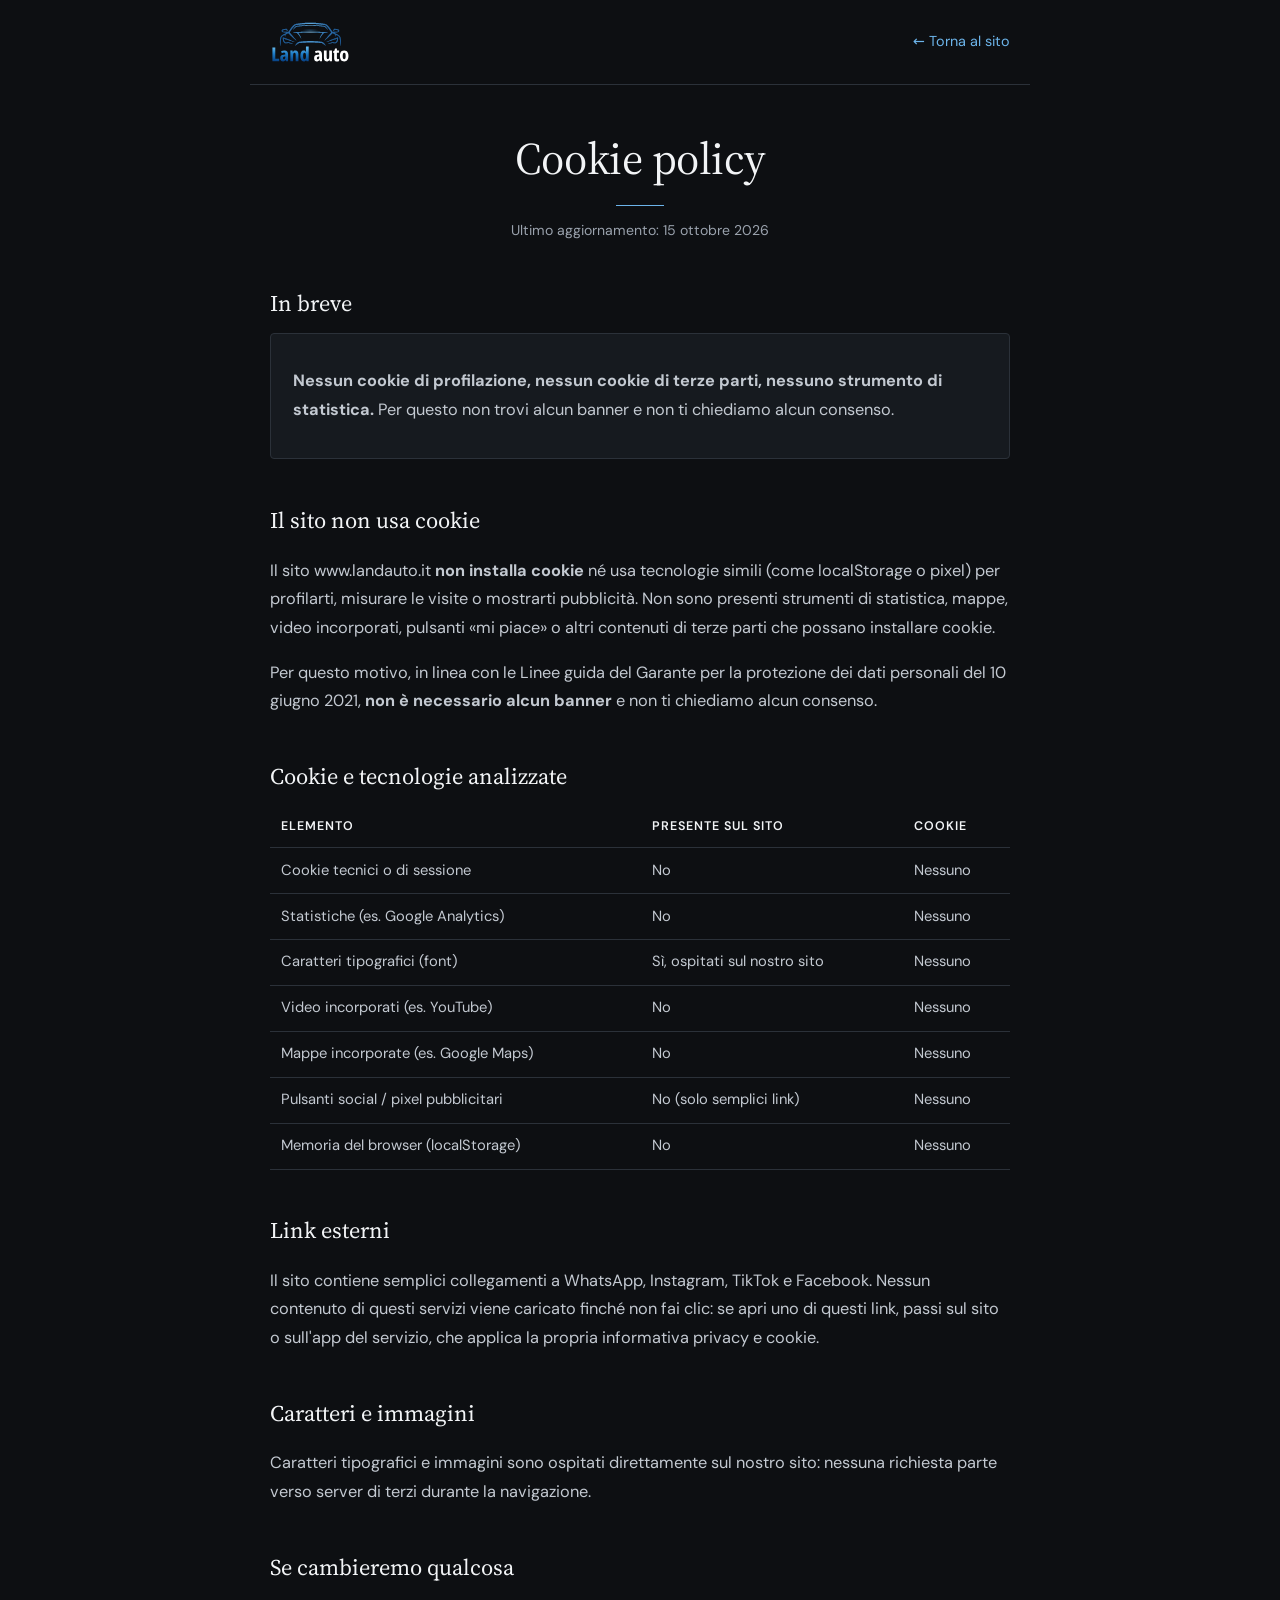
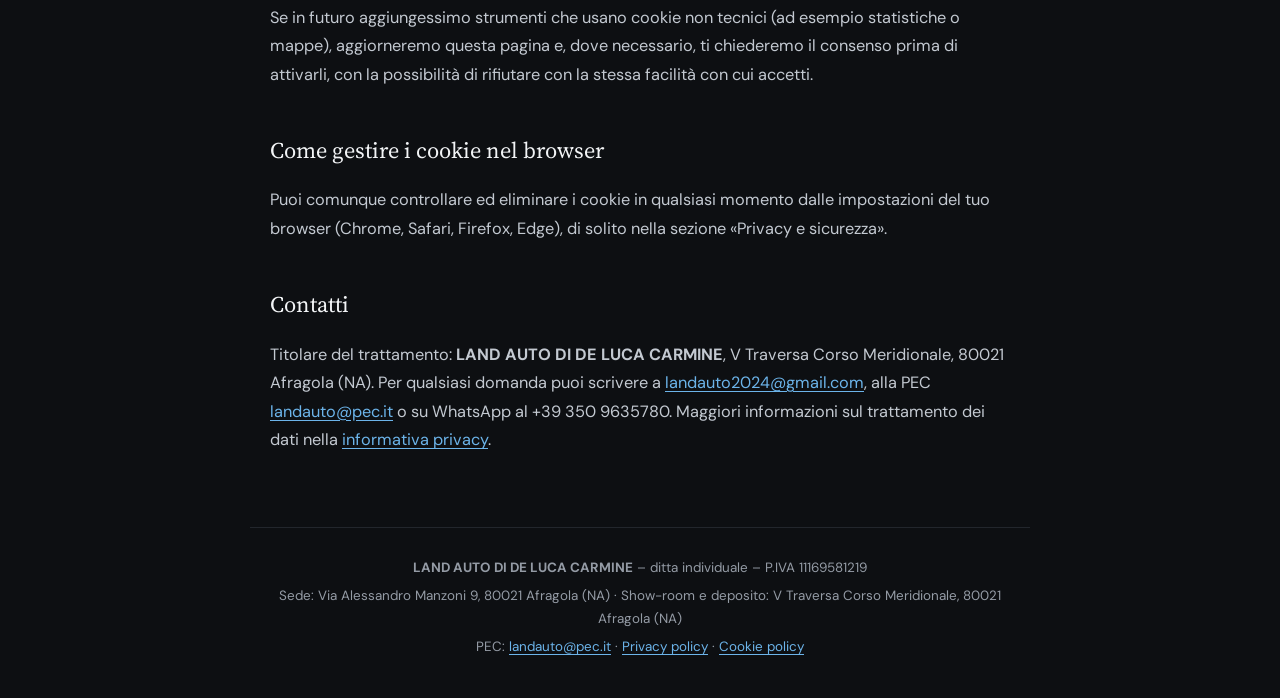
<file: cookie.html>
<!doctype html>
<html lang="it">
<head>
<meta charset="UTF-8" />
<meta name="viewport" content="width=device-width, initial-scale=1.0" />
<title>Cookie policy – Land auto</title>
<meta name="description" content="Cookie policy di Land auto: il sito non usa cookie di profilazione né di terze parti." />
<meta name="robots" content="noindex, nofollow" />
<meta http-equiv="Content-Security-Policy" content="default-src 'self'; img-src 'self' data:; style-src 'self'; script-src 'none'; font-src 'self'; base-uri 'self'; object-src 'none'; form-action 'none'" />
<meta name="referrer" content="strict-origin-when-cross-origin" />
<link rel="canonical" href="https://www.landauto.it/cookie.html" />
<link rel="icon" href="favicon.ico" sizes="16x16 32x32 48x48" />
<link rel="icon" href="favicon.svg" type="image/svg+xml" />
<link rel="stylesheet" href="legale.css" />
</head>
<body>
<header><a href="./"><img src="logo/logo.svg" alt="Land auto – torna alla home" width="672" height="364" /></a><a href="./">← Torna al sito</a></header>
<main>
<h1>Cookie policy</h1>
<p class="aggiornato">Ultimo aggiornamento: 15 ottobre 2026</p>

<h2>In breve</h2>
<div class="scheda"><p><strong>Nessun cookie di profilazione, nessun cookie di terze parti, nessuno strumento di statistica.</strong> Per questo non trovi alcun banner e non ti chiediamo alcun consenso.</p></div>

<h2>Il sito non usa cookie</h2>
<p>Il sito www.landauto.it <strong>non installa cookie</strong> né usa tecnologie simili (come localStorage o pixel) per profilarti, misurare le visite o mostrarti pubblicità. Non sono presenti strumenti di statistica, mappe, video incorporati, pulsanti «mi piace» o altri contenuti di terze parti che possano installare cookie.</p>
<p>Per questo motivo, in linea con le Linee guida del Garante per la protezione dei dati personali del 10 giugno 2021, <strong>non è necessario alcun banner</strong> e non ti chiediamo alcun consenso.</p>

<h2>Cookie e tecnologie analizzate</h2>
<table>
<thead><tr><th>Elemento</th><th>Presente sul sito</th><th>Cookie</th></tr></thead>
<tbody>
<tr><td>Cookie tecnici o di sessione</td><td>No</td><td>Nessuno</td></tr>
<tr><td>Statistiche (es. Google Analytics)</td><td>No</td><td>Nessuno</td></tr>
<tr><td>Caratteri tipografici (font)</td><td>Sì, ospitati sul nostro sito</td><td>Nessuno</td></tr>
<tr><td>Video incorporati (es. YouTube)</td><td>No</td><td>Nessuno</td></tr>
<tr><td>Mappe incorporate (es. Google Maps)</td><td>No</td><td>Nessuno</td></tr>
<tr><td>Pulsanti social / pixel pubblicitari</td><td>No (solo semplici link)</td><td>Nessuno</td></tr>
<tr><td>Memoria del browser (localStorage)</td><td>No</td><td>Nessuno</td></tr>
</tbody>
</table>

<h2>Link esterni</h2>
<p>Il sito contiene semplici collegamenti a WhatsApp, Instagram, TikTok e Facebook. Nessun contenuto di questi servizi viene caricato finché non fai clic: se apri uno di questi link, passi sul sito o sull'app del servizio, che applica la propria informativa privacy e cookie.</p>

<h2>Caratteri e immagini</h2>
<p>Caratteri tipografici e immagini sono ospitati direttamente sul nostro sito: nessuna richiesta parte verso server di terzi durante la navigazione.</p>

<h2>Se cambieremo qualcosa</h2>
<p>Se in futuro aggiungessimo strumenti che usano cookie non tecnici (ad esempio statistiche o mappe), aggiorneremo questa pagina e, dove necessario, ti chiederemo il consenso prima di attivarli, con la possibilità di rifiutare con la stessa facilità con cui accetti.</p>

<h2>Come gestire i cookie nel browser</h2>
<p>Puoi comunque controllare ed eliminare i cookie in qualsiasi momento dalle impostazioni del tuo browser (Chrome, Safari, Firefox, Edge), di solito nella sezione «Privacy e sicurezza».</p>

<h2>Contatti</h2>
<p>Titolare del trattamento: <strong>LAND AUTO DI DE LUCA CARMINE</strong>, V Traversa Corso Meridionale, 80021 Afragola (NA). Per qualsiasi domanda puoi scrivere a <a href="mailto:landauto2024@gmail.com">landauto2024@gmail.com</a>, alla PEC <a href="mailto:landauto@pec.it">landauto@pec.it</a> o su WhatsApp al +39 350 9635780. Maggiori informazioni sul trattamento dei dati nella <a href="privacy.html">informativa privacy</a>.</p>
</main>
<footer>
<p><strong>LAND AUTO DI DE LUCA CARMINE</strong> – ditta individuale – P.IVA 11169581219</p>
<p>Sede: Via Alessandro Manzoni 9, 80021 Afragola (NA) · Show-room e deposito: V Traversa Corso Meridionale, 80021 Afragola (NA)</p>
<p>PEC: <a href="mailto:landauto@pec.it">landauto@pec.it</a> · <a href="privacy.html">Privacy policy</a> · <a href="cookie.html">Cookie policy</a></p>
</footer>
</body>
</html>
</file>
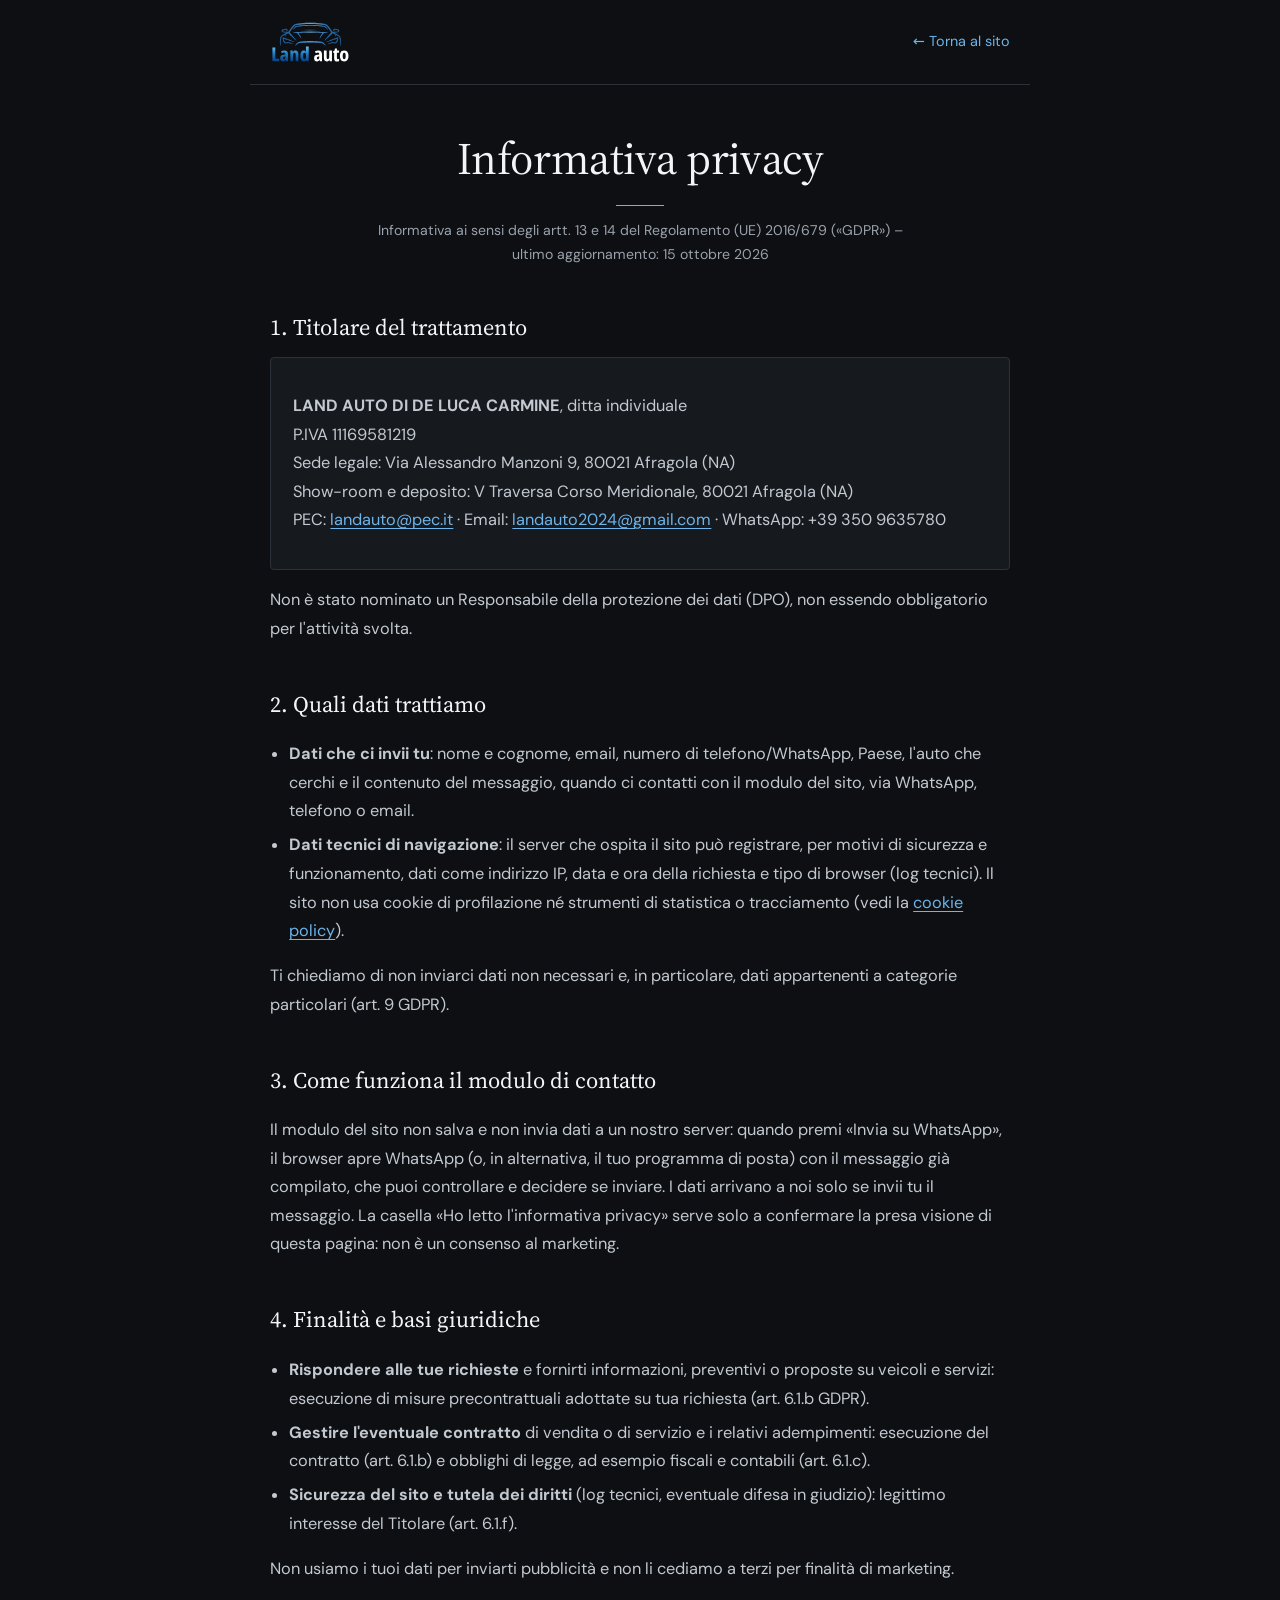
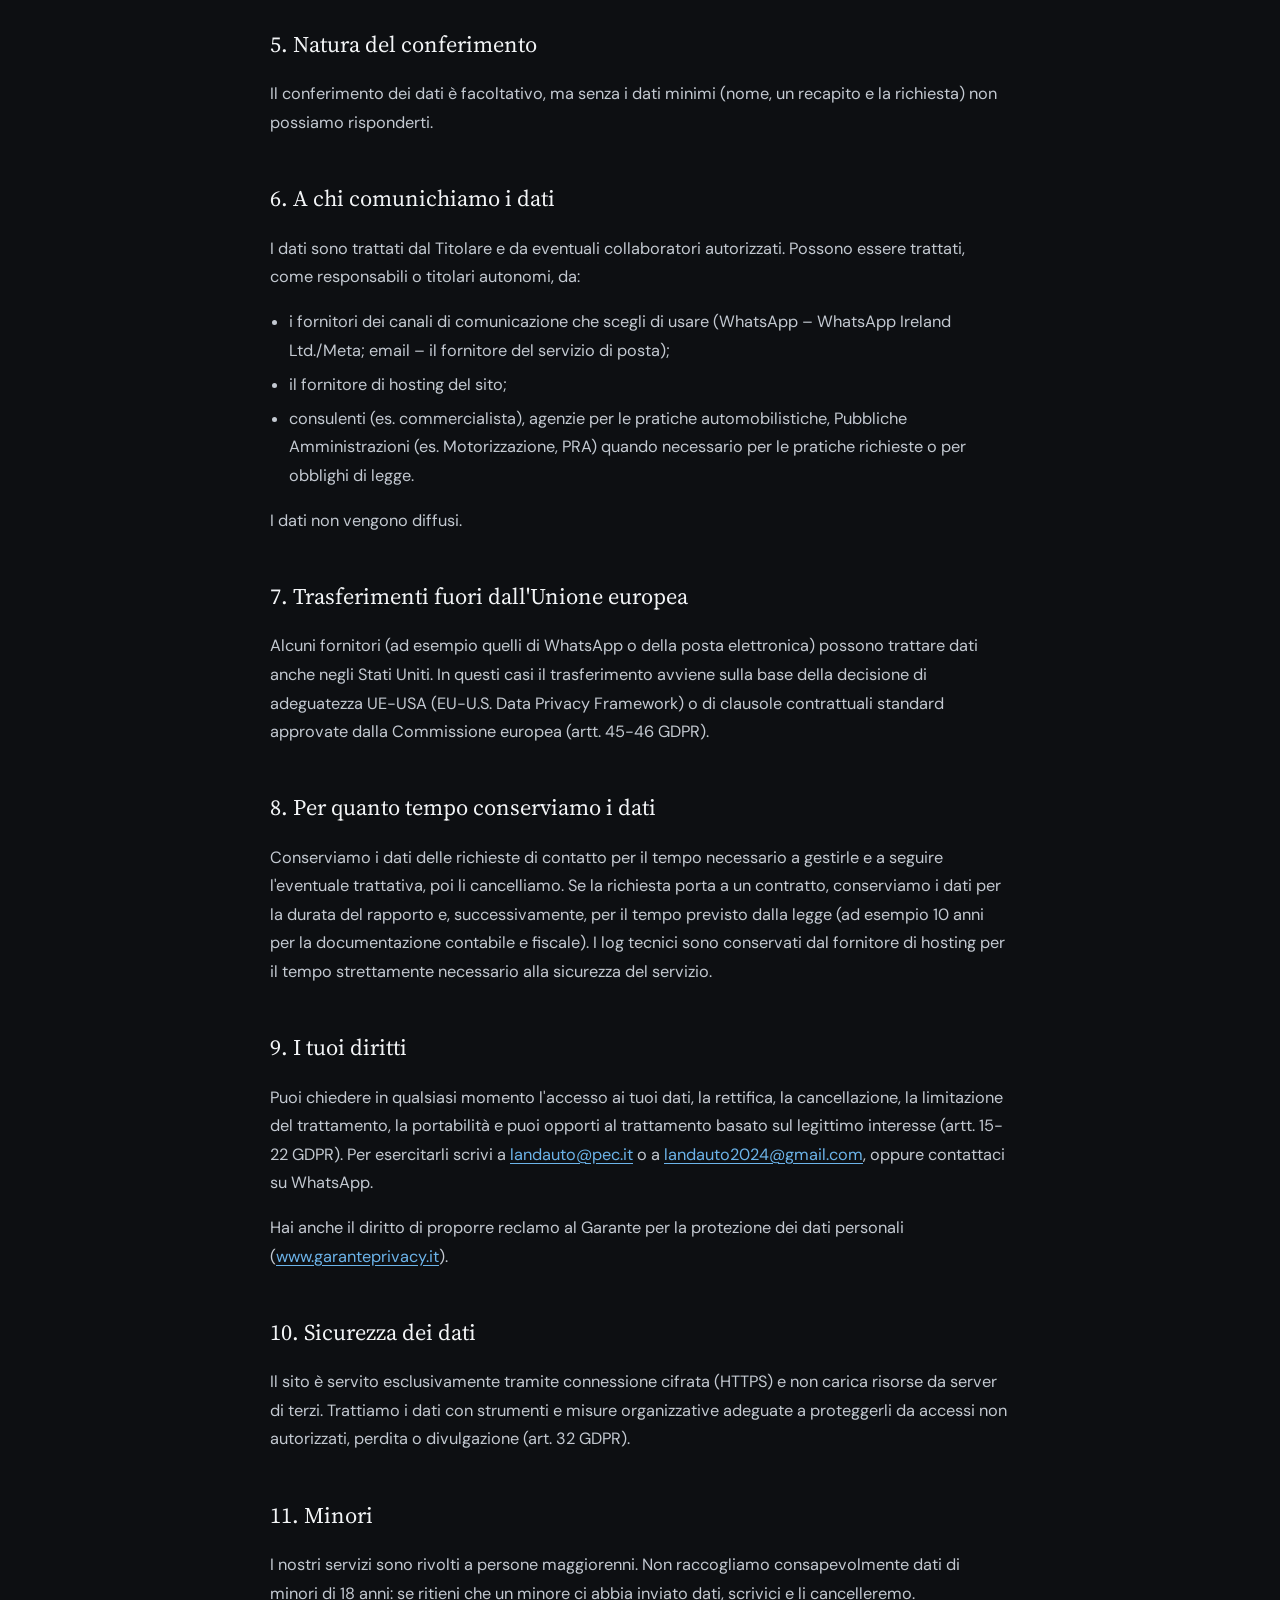
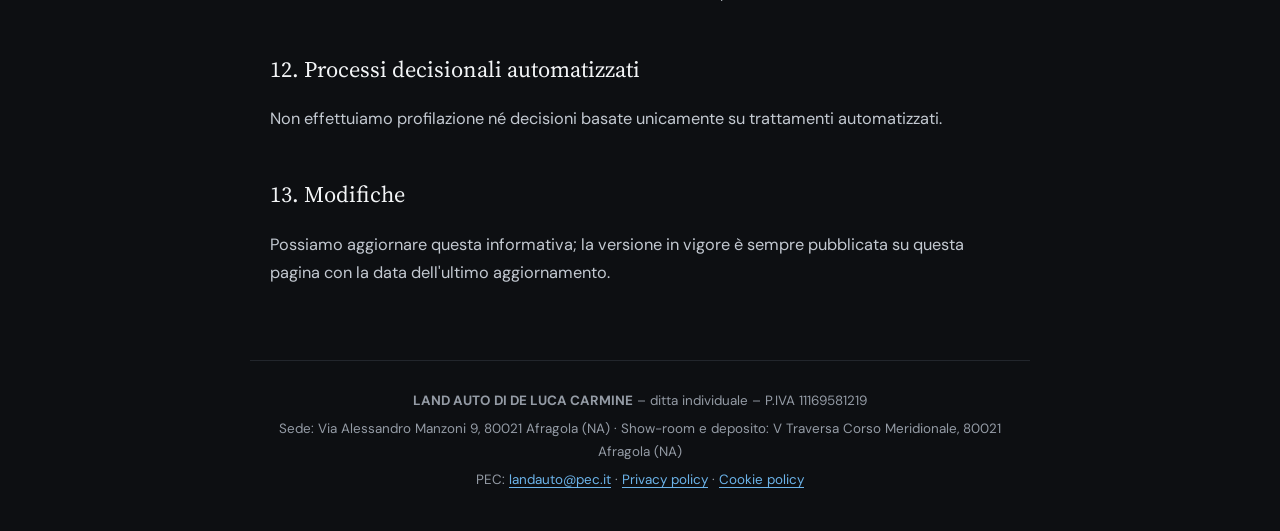
<file: privacy.html>
<!doctype html>
<html lang="it">
<head>
<meta charset="UTF-8" />
<meta name="viewport" content="width=device-width, initial-scale=1.0" />
<title>Informativa privacy – Land auto</title>
<meta name="description" content="Informativa sul trattamento dei dati personali di Land auto (art. 13 GDPR)." />
<meta name="robots" content="noindex, nofollow" />
<meta http-equiv="Content-Security-Policy" content="default-src 'self'; img-src 'self' data:; style-src 'self'; script-src 'none'; font-src 'self'; base-uri 'self'; object-src 'none'; form-action 'none'" />
<meta name="referrer" content="strict-origin-when-cross-origin" />
<link rel="canonical" href="https://www.landauto.it/privacy.html" />
<link rel="icon" href="favicon.ico" sizes="16x16 32x32 48x48" />
<link rel="icon" href="favicon.svg" type="image/svg+xml" />
<link rel="stylesheet" href="legale.css" />
</head>
<body>
<header><a href="./"><img src="logo/logo.svg" alt="Land auto – torna alla home" width="672" height="364" /></a><a href="./">← Torna al sito</a></header>
<main>
<h1>Informativa privacy</h1>
<p class="aggiornato">Informativa ai sensi degli artt. 13 e 14 del Regolamento (UE) 2016/679 («GDPR») – ultimo aggiornamento: 15 ottobre 2026</p>

<h2>1. Titolare del trattamento</h2>
<div class="scheda">
<p><strong>LAND AUTO DI DE LUCA CARMINE</strong>, ditta individuale<br />
P.IVA 11169581219<br />
Sede legale: Via Alessandro Manzoni 9, 80021 Afragola (NA)<br />
Show-room e deposito: V Traversa Corso Meridionale, 80021 Afragola (NA)<br />
PEC: <a href="mailto:landauto@pec.it">landauto@pec.it</a> · Email: <a href="mailto:landauto2024@gmail.com">landauto2024@gmail.com</a> · WhatsApp: +39 350 9635780</p>
</div>
<p>Non è stato nominato un Responsabile della protezione dei dati (DPO), non essendo obbligatorio per l'attività svolta.</p>

<h2>2. Quali dati trattiamo</h2>
<ul>
<li><strong>Dati che ci invii tu</strong>: nome e cognome, email, numero di telefono/WhatsApp, Paese, l'auto che cerchi e il contenuto del messaggio, quando ci contatti con il modulo del sito, via WhatsApp, telefono o email.</li>
<li><strong>Dati tecnici di navigazione</strong>: il server che ospita il sito può registrare, per motivi di sicurezza e funzionamento, dati come indirizzo IP, data e ora della richiesta e tipo di browser (log tecnici). Il sito non usa cookie di profilazione né strumenti di statistica o tracciamento (vedi la <a href="cookie.html">cookie policy</a>).</li>
</ul>
<p>Ti chiediamo di non inviarci dati non necessari e, in particolare, dati appartenenti a categorie particolari (art. 9 GDPR).</p>

<h2>3. Come funziona il modulo di contatto</h2>
<p>Il modulo del sito non salva e non invia dati a un nostro server: quando premi «Invia su WhatsApp», il browser apre WhatsApp (o, in alternativa, il tuo programma di posta) con il messaggio già compilato, che puoi controllare e decidere se inviare. I dati arrivano a noi solo se invii tu il messaggio. La casella «Ho letto l'informativa privacy» serve solo a confermare la presa visione di questa pagina: non è un consenso al marketing.</p>

<h2>4. Finalità e basi giuridiche</h2>
<ul>
<li><strong>Rispondere alle tue richieste</strong> e fornirti informazioni, preventivi o proposte su veicoli e servizi: esecuzione di misure precontrattuali adottate su tua richiesta (art. 6.1.b GDPR).</li>
<li><strong>Gestire l'eventuale contratto</strong> di vendita o di servizio e i relativi adempimenti: esecuzione del contratto (art. 6.1.b) e obblighi di legge, ad esempio fiscali e contabili (art. 6.1.c).</li>
<li><strong>Sicurezza del sito e tutela dei diritti</strong> (log tecnici, eventuale difesa in giudizio): legittimo interesse del Titolare (art. 6.1.f).</li>
</ul>
<p>Non usiamo i tuoi dati per inviarti pubblicità e non li cediamo a terzi per finalità di marketing.</p>

<h2>5. Natura del conferimento</h2>
<p>Il conferimento dei dati è facoltativo, ma senza i dati minimi (nome, un recapito e la richiesta) non possiamo risponderti.</p>

<h2>6. A chi comunichiamo i dati</h2>
<p>I dati sono trattati dal Titolare e da eventuali collaboratori autorizzati. Possono essere trattati, come responsabili o titolari autonomi, da:</p>
<ul>
<li>i fornitori dei canali di comunicazione che scegli di usare (WhatsApp – WhatsApp Ireland Ltd./Meta; email – il fornitore del servizio di posta);</li>
<li>il fornitore di hosting del sito;</li>
<li>consulenti (es. commercialista), agenzie per le pratiche automobilistiche, Pubbliche Amministrazioni (es. Motorizzazione, PRA) quando necessario per le pratiche richieste o per obblighi di legge.</li>
</ul>
<p>I dati non vengono diffusi.</p>

<h2>7. Trasferimenti fuori dall'Unione europea</h2>
<p>Alcuni fornitori (ad esempio quelli di WhatsApp o della posta elettronica) possono trattare dati anche negli Stati Uniti. In questi casi il trasferimento avviene sulla base della decisione di adeguatezza UE-USA (EU-U.S. Data Privacy Framework) o di clausole contrattuali standard approvate dalla Commissione europea (artt. 45-46 GDPR).</p>

<h2>8. Per quanto tempo conserviamo i dati</h2>
<p>Conserviamo i dati delle richieste di contatto per il tempo necessario a gestirle e a seguire l'eventuale trattativa, poi li cancelliamo. Se la richiesta porta a un contratto, conserviamo i dati per la durata del rapporto e, successivamente, per il tempo previsto dalla legge (ad esempio 10 anni per la documentazione contabile e fiscale). I log tecnici sono conservati dal fornitore di hosting per il tempo strettamente necessario alla sicurezza del servizio.</p>

<h2>9. I tuoi diritti</h2>
<p>Puoi chiedere in qualsiasi momento l'accesso ai tuoi dati, la rettifica, la cancellazione, la limitazione del trattamento, la portabilità e puoi opporti al trattamento basato sul legittimo interesse (artt. 15-22 GDPR). Per esercitarli scrivi a <a href="mailto:landauto@pec.it">landauto@pec.it</a> o a <a href="mailto:landauto2024@gmail.com">landauto2024@gmail.com</a>, oppure contattaci su WhatsApp.</p>
<p>Hai anche il diritto di proporre reclamo al Garante per la protezione dei dati personali (<a href="https://www.garanteprivacy.it" rel="noopener noreferrer">www.garanteprivacy.it</a>).</p>

<h2>10. Sicurezza dei dati</h2>
<p>Il sito è servito esclusivamente tramite connessione cifrata (HTTPS) e non carica risorse da server di terzi. Trattiamo i dati con strumenti e misure organizzative adeguate a proteggerli da accessi non autorizzati, perdita o divulgazione (art. 32 GDPR).</p>

<h2>11. Minori</h2>
<p>I nostri servizi sono rivolti a persone maggiorenni. Non raccogliamo consapevolmente dati di minori di 18 anni: se ritieni che un minore ci abbia inviato dati, scrivici e li cancelleremo.</p>

<h2>12. Processi decisionali automatizzati</h2>
<p>Non effettuiamo profilazione né decisioni basate unicamente su trattamenti automatizzati.</p>

<h2>13. Modifiche</h2>
<p>Possiamo aggiornare questa informativa; la versione in vigore è sempre pubblicata su questa pagina con la data dell'ultimo aggiornamento.</p>
</main>
<footer>
<p><strong>LAND AUTO DI DE LUCA CARMINE</strong> – ditta individuale – P.IVA 11169581219</p>
<p>Sede: Via Alessandro Manzoni 9, 80021 Afragola (NA) · Show-room e deposito: V Traversa Corso Meridionale, 80021 Afragola (NA)</p>
<p>PEC: <a href="mailto:landauto@pec.it">landauto@pec.it</a> · <a href="privacy.html">Privacy policy</a> · <a href="cookie.html">Cookie policy</a></p>
</footer>
</body>
</html>
</file>
<file: legale.css>
@font-face { font-family: 'DM Sans'; src: url('fonts/DMSans-var.woff2') format('woff2'); font-weight: 100 1000; font-display: swap; }
@font-face { font-family: 'Source Serif 4'; src: url('fonts/SourceSerif4-var.woff2') format('woff2'); font-weight: 200 900; font-display: swap; }
:root { color-scheme: dark; }
* { box-sizing: border-box; }
body { margin: 0; background: #0D0F12; color: #E8EAED; font: 400 1.02rem/1.75 'DM Sans', system-ui, sans-serif; }
a { color: #6CB4EA; text-underline-offset: 3px; }
header, main, footer { max-width: 780px; margin: 0 auto; padding: 0 1.25rem; }
header { padding-top: 1.25rem; padding-bottom: 1.25rem; border-bottom: 1px solid #2B3139; display: flex; align-items: center; justify-content: space-between; gap: 1rem; font-size: .9rem; }
header a { text-decoration: none; }
header img { height: 44px; width: auto; display: block; }
main { padding-top: 3rem; padding-bottom: 3.5rem; }
h1, h2 { font-family: 'Source Serif 4', Georgia, serif; font-weight: 400; color: #F2F4F6; }
h1 { font-size: clamp(2rem, 5vw, 2.8rem); line-height: 1.15; margin: 0 0 .75rem; text-align: center; letter-spacing: -.01em; }
h1::after { content: ''; display: block; width: 3rem; height: 1px; margin: 1.25rem auto 0; background: #6CB4EA; }
h2 { font-size: 1.4rem; margin: 2.6rem 0 .6rem; }
p, li, td { color: #C3C9D1; }
ul { padding-left: 1.2rem; }
li { margin: .35rem 0; }
.aggiornato { color: #9AA2AD; font-size: .88rem; text-align: center; max-width: 34rem; margin: 0 auto 2rem; }
.scheda { border: 1px solid #2B3139; background: #161A1F; padding: 1.1rem 1.4rem; border-radius: 4px; }
table { width: 100%; border-collapse: collapse; font-size: .92rem; margin: .5rem 0 1rem; }
th, td { text-align: left; padding: .6rem .7rem; border-bottom: 1px solid #2B3139; vertical-align: top; }
th { color: #F2F4F6; font-weight: 600; font-size: .78rem; letter-spacing: .08em; text-transform: uppercase; }
footer { border-top: 1px solid #22262C; padding-top: 1.5rem; padding-bottom: 2.25rem; font-size: .84rem; text-align: center; }
footer p { color: #949BA5; margin: .25rem 0; }
@media (max-width: 560px) { table { font-size: .82rem; } th, td { padding: .5rem .4rem; } }
</file>
